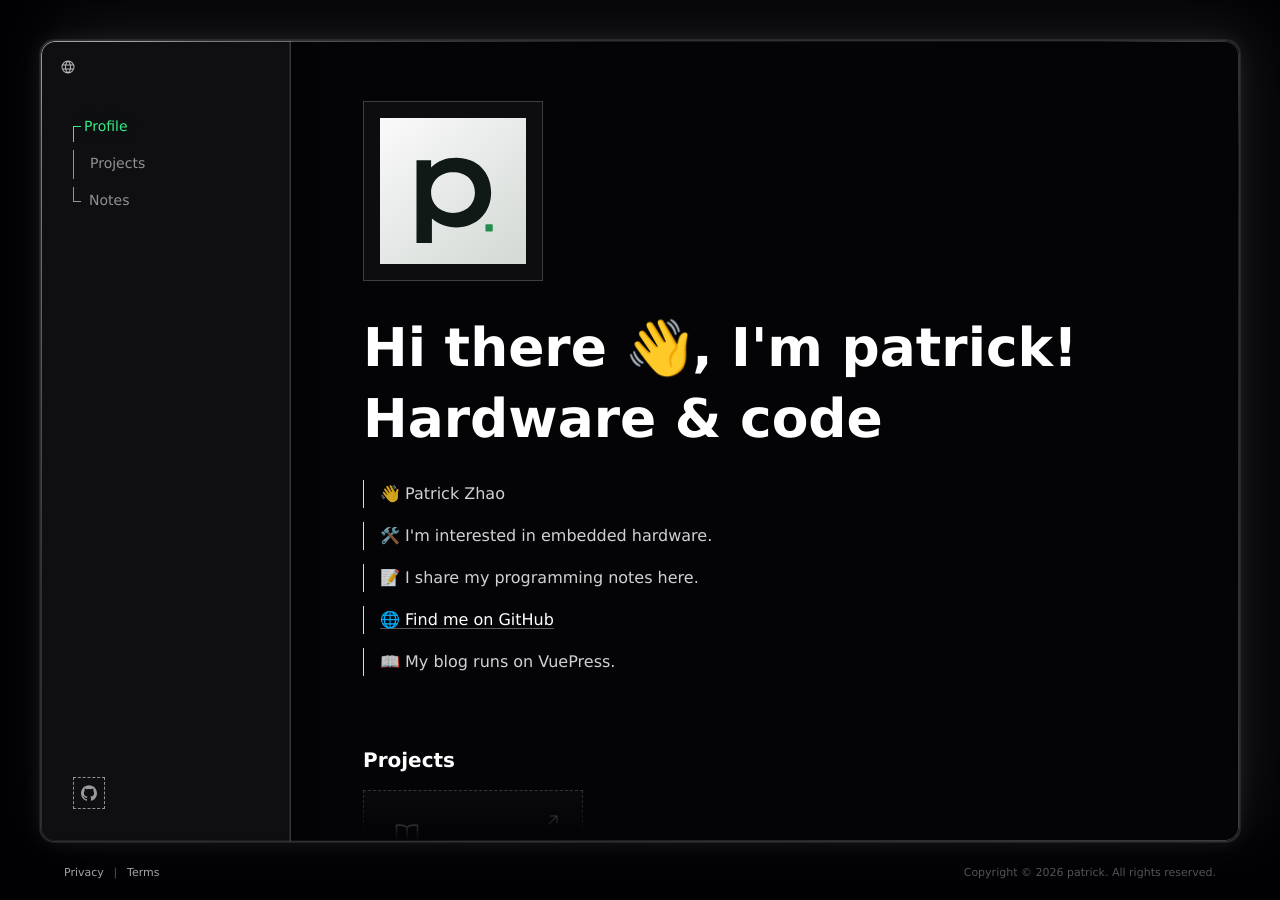
<file: index.html>
<!DOCTYPE html>
<html dir="ltr" lang="en-US">
 <head>
  <meta charset="utf-8"/>
  <meta content="width=device-width, initial-scale=1, viewport-fit=cover" name="viewport"/>
  <meta content="#020205" name="theme-color"/>
  <meta content="Patrick Zhao’s projects and notes on software and embedded hardware." name="description"/>
  <title>
   Hi there 👋, I'm patrick!
  </title>
  <link href="assets/patrick.svg" rel="icon"/>
  <link href="styles.css" rel="stylesheet"/>
  <script defer="" src="config.js">
  </script>
  <script defer="" src="languages.js">
  </script>
  <script defer="" src="app.js">
  </script>
  <script defer="" src="starfield.js">
  </script>
 </head>
 <body>
  <div class="profile-reference-root">
   <main aria-label="patrick" class="patrick-page">
    <div aria-hidden="true" class="starfield">
     <div class="starfield-renderer">
     </div>
     <div class="starfield-big-bang-blackout">
     </div>
    </div>
    <section aria-label="Profile panel" class="profile-panel-shell">
     <div class="profile-language-picker">
      <div class="core-ui-preference-picker" data-preference="language">
       <button aria-busy="false" aria-controls="profile-language-dialog" aria-expanded="false" aria-haspopup="dialog" aria-label="Switch language: English" class="profile-language-trigger" data-locale="en-US" data-press-size="compact" id="profile-language-trigger" type="button">
        <span class="core-ui-preference-icon">
         <svg aria-hidden="true" fill="currentColor" focusable="false" height="1em" viewBox="0 0 256 256" width="1em" xmlns="http://www.w3.org/2000/svg">
          <path d="M128,24h0A104,104,0,1,0,232,128,104.12,104.12,0,0,0,128,24Zm88,104a87.61,87.61,0,0,1-3.33,24H174.16a157.44,157.44,0,0,0,0-48h38.51A87.61,87.61,0,0,1,216,128ZM102,168H154a115.11,115.11,0,0,1-26,45A115.27,115.27,0,0,1,102,168Zm-3.9-16a140.84,140.84,0,0,1,0-48h59.88a140.84,140.84,0,0,1,0,48ZM40,128a87.61,87.61,0,0,1,3.33-24H81.84a157.44,157.44,0,0,0,0,48H43.33A87.61,87.61,0,0,1,40,128ZM154,88H102a115.11,115.11,0,0,1,26-45A115.27,115.27,0,0,1,154,88Zm52.33,0H170.71a135.28,135.28,0,0,0-22.3-45.6A88.29,88.29,0,0,1,206.37,88ZM107.59,42.4A135.28,135.28,0,0,0,85.29,88H49.63A88.29,88.29,0,0,1,107.59,42.4ZM49.63,168H85.29a135.28,135.28,0,0,0,22.3,45.6A88.29,88.29,0,0,1,49.63,168Zm98.78,45.6a135.28,135.28,0,0,0,22.3-45.6h35.66A88.29,88.29,0,0,1,148.41,213.6Z">
          </path>
         </svg>
        </span>
       </button>
       <div aria-hidden="true" aria-labelledby="profile-language-trigger" class="core-ui-anchored-dialog core-ui-preference-dialog core-ui-preference-dialog-searchable" data-arrow-alignment="start" data-open="false" data-placement="bottom-start" data-show-arrow="true" id="profile-language-dialog" inert="" role="dialog" style="--core-ui-anchored-dialog-max-height:min(360px, 60dvh, 360px)">
        <div class="core-ui-anchored-dialog-material">
         <div class="core-ui-anchored-dialog-surface">
          <div class="core-ui-preference-search-field">
           <input aria-label="Search languages" class="core-ui-preference-search" dir="auto" id="profile-language-search" placeholder="Search languages" type="search" value=""/>
           <button aria-controls="profile-language-search" aria-label="Clear" class="core-ui-preference-search-clear" hidden="" type="button">
            <svg aria-hidden="true" class="remixicon" fill="currentColor" height="24" viewBox="0 0 24 24" width="24" xmlns="http://www.w3.org/2000/svg">
             <path d="M12 22C6.47715 22 2 17.5228 2 12C2 6.47715 6.47715 2 12 2C17.5228 2 22 6.47715 22 12C22 17.5228 17.5228 22 12 22ZM12 10.5858L9.17157 7.75736L7.75736 9.17157L10.5858 12L7.75736 14.8284L9.17157 16.2426L12 13.4142L14.8284 16.2426L16.2426 14.8284L13.4142 12L16.2426 9.17157L14.8284 7.75736L12 10.5858Z">
             </path>
            </svg>
           </button>
          </div>
          <div aria-busy="false" aria-label="Language" class="core-ui-preference-list" id="profile-language-listbox" role="listbox">
          </div>
         </div>
         <svg aria-hidden="true" class="core-ui-anchored-dialog-contour" preserveAspectRatio="none">
          <path>
          </path>
         </svg>
        </div>
       </div>
      </div>
     </div>
     <nav aria-label="Profile menu" class="profile-panel-menu nav-02" id="uni-navigation-bar">
      <ul aria-label="Profile sections" class="profile-menu-list">
       <li>
        <a aria-current="page" class="profile-menu-link profile-menu-link-active" href="#profile">
         <span>
          Profile
         </span>
        </a>
       </li>
       <li>
        <a class="profile-menu-link" href="#my-projects">
         <span>
          Projects
         </span>
         <svg aria-hidden="true" fill="currentColor" height="1em" viewBox="0 0 256 256" width="1em" xmlns="http://www.w3.org/2000/svg">
          <path d="M221.66,133.66l-72,72a8,8,0,0,1-11.32-11.32L196.69,136H40a8,8,0,0,1,0-16H196.69L138.34,61.66a8,8,0,0,1,11.32-11.32l72,72A8,8,0,0,1,221.66,133.66Z">
          </path>
         </svg>
        </a>
       </li>
       <li>
        <a class="profile-menu-link" href="#blog">
         <span>
          Notes
         </span>
         <svg aria-hidden="true" fill="currentColor" height="1em" viewBox="0 0 256 256" width="1em" xmlns="http://www.w3.org/2000/svg">
          <path d="M221.66,133.66l-72,72a8,8,0,0,1-11.32-11.32L196.69,136H40a8,8,0,0,1,0-16H196.69L138.34,61.66a8,8,0,0,1,11.32-11.32l72,72A8,8,0,0,1,221.66,133.66Z">
          </path>
         </svg>
        </a>
       </li>
      </ul>
      <div aria-label="Social links" class="profile-social-block" id="social-links">
       <ul class="profile-social-list">
        <li>
         <a aria-label="Patrick Zhao on GitHub" class="profile-social-button" data-network="github" href="https://github.com/Pigwithconcussion" rel="noopener noreferrer" target="_blank">
          <svg aria-hidden="true" viewBox="0 0 24 24">
           <path d="M12 .297c-6.63 0-12 5.373-12 12 0 5.303 3.438 9.8 8.205 11.385.6.113.82-.258.82-.577 0-.285-.01-1.04-.015-2.04-3.338.724-4.042-1.61-4.042-1.61C4.422 18.07 3.633 17.7 3.633 17.7c-1.087-.744.084-.729.084-.729 1.205.084 1.838 1.236 1.838 1.236 1.07 1.835 2.809 1.305 3.495.998.108-.776.417-1.305.76-1.605-2.665-.3-5.466-1.332-5.466-5.93 0-1.31.465-2.38 1.235-3.22-.135-.303-.54-1.523.105-3.176 0 0 1.005-.322 3.3 1.23.96-.267 1.98-.399 3-.405 1.02.006 2.04.138 3 .405 2.28-1.552 3.285-1.23 3.285-1.23.645 1.653.24 2.873.12 3.176.765.84 1.23 1.91 1.23 3.22 0 4.61-2.805 5.625-5.475 5.92.42.36.81 1.096.81 2.22 0 1.606-.015 2.896-.015 3.286 0 .315.21.69.825.57C20.565 22.092 24 17.592 24 12.297c0-6.627-5.373-12-12-12">
           </path>
          </svg>
         </a>
        </li>
       </ul>
      </div>
     </nav>
     <article aria-labelledby="profile-title" class="profile-panel-content" id="profile">
      <div class="profile-hero-avatar-shell profile-hero-avatar-shell-visible">
       <img alt="patrick" class="profile-hero-avatar" height="180" src="assets/patrick.svg" width="180"/>
       <span aria-hidden="true" class="profile-avatar-focus-frame">
        <span class="profile-avatar-focus-corner profile-avatar-focus-corner-top-left">
        </span>
        <span class="profile-avatar-focus-corner profile-avatar-focus-corner-top-right">
        </span>
        <span class="profile-avatar-focus-corner profile-avatar-focus-corner-bottom-left">
        </span>
        <span class="profile-avatar-focus-corner profile-avatar-focus-corner-bottom-right">
        </span>
       </span>
       <span aria-hidden="true" class="profile-avatar-focus-scan">
       </span>
      </div>
      <h1 class="profile-hero-title" id="profile-title">
       <span class="profile-hero-title-blur">
        Hi there 👋, I'm patrick!
       </span>
       <span class="profile-hero-tagline profile-hero-tagline-visible">
        Hardware &amp; code
       </span>
      </h1>
      <div aria-label="Profile introduction" class="profile-hero-bio profile-hero-bio-visible">
       <p>
        <span class="profile-bio-scramble">
         👋 Patrick Zhao
        </span>
       </p>
       <p>
        <span class="profile-bio-scramble">
         🛠️ I'm interested in embedded hardware.
        </span>
       </p>
       <p>
        <span class="profile-bio-scramble">
         📝 I share my programming notes here.
        </span>
       </p>
       <p>
        <span class="profile-bio-scramble">
         🌐 Find me on GitHub
        </span>
       </p>
       <div class="profile-bio-line profile-fun-fact-line">
        <span class="profile-bio-scramble">
         📖 My blog runs on VuePress.
        </span>
       </div>
      </div>
      <section aria-label="Projects" class="profile-projects-section profile-projects-section-visible" id="my-projects">
       <section aria-label="Projects" class="profile-project-group">
        <h2 class="profile-section-heading">
         Projects
        </h2>
        <ul class="profile-project-list">
         <li class="profile-project-item">
          <a aria-label="Patrick’s Blog — My personal blog, built with VuePress." class="profile-project-card profile-project-card-link" href="https://github.com/Pigwithconcussion/Blog" rel="noopener noreferrer" target="_blank">
           <span aria-hidden="true" class="profile-project-image-box">
            <svg fill="none" height="32" stroke="currentColor" stroke-linecap="round" stroke-linejoin="round" stroke-width="1.5" viewBox="0 0 24 24" width="32">
             <path d="M12 6C9 4 6.5 4 3 4.5v13c3.5-.5 6-.5 9 1.5m0-13c3-2 5.5-2 9-1.5v13c-3.5-.5-6-.5-9 1.5m0-13v13">
             </path>
            </svg>
           </span>
           <span class="profile-project-text-box">
            <span class="profile-project-heading-row">
             <span class="profile-project-title">
              Patrick’s Blog
             </span>
            </span>
            <span class="profile-project-description">
             My personal blog, built with VuePress.
            </span>
           </span>
           <span aria-hidden="true" class="profile-project-arrow">
            <svg aria-hidden="true" fill="currentColor" height="1em" viewBox="0 0 256 256" width="1em" xmlns="http://www.w3.org/2000/svg">
             <path d="M200,64V168a8,8,0,0,1-16,0V83.31L69.66,197.66a8,8,0,0,1-11.32-11.32L172.69,72H88a8,8,0,0,1,0-16H192A8,8,0,0,1,200,64Z">
             </path>
            </svg>
           </span>
          </a>
         </li>
        </ul>
       </section>
       <section aria-label="Hardware reading" class="profile-project-group">
        <h2 class="profile-section-heading">
         Hardware reading
        </h2>
        <ul class="profile-project-list">
         <li class="profile-project-item">
          <a aria-label="DuBand — My fork of Baidu’s open-source wearable project, kept for reference." class="profile-project-card profile-project-card-link" href="https://github.com/Pigwithconcussion/duband" rel="noopener noreferrer" target="_blank">
           <span aria-hidden="true" class="profile-project-image-box">
            <svg fill="none" height="32" stroke="currentColor" stroke-linecap="round" stroke-linejoin="round" stroke-width="1.5" viewBox="0 0 24 24" width="32">
             <rect height="11" rx="3" width="12" x="6" y="6.5">
             </rect>
             <path d="m9 6.5 1-4h4l1 4m-6 11 1 4h4l1-4M9 12h2l1-2 1 4 1-2h1">
             </path>
            </svg>
           </span>
           <span class="profile-project-text-box">
            <span class="profile-project-heading-row">
             <span class="profile-project-title">
              DuBand
             </span>
            </span>
            <span class="profile-project-description">
             My fork of Baidu’s open-source wearable project, kept for reference.
            </span>
           </span>
           <span aria-hidden="true" class="profile-project-arrow">
            <svg aria-hidden="true" fill="currentColor" height="1em" viewBox="0 0 256 256" width="1em" xmlns="http://www.w3.org/2000/svg">
             <path d="M200,64V168a8,8,0,0,1-16,0V83.31L69.66,197.66a8,8,0,0,1-11.32-11.32L172.69,72H88a8,8,0,0,1,0-16H192A8,8,0,0,1,200,64Z">
             </path>
            </svg>
           </span>
          </a>
         </li>
        </ul>
       </section>
      </section>
      <section aria-label="Notes" class="profile-blog-section profile-blog-section-visible" id="blog">
       <h2 class="profile-section-heading">
        Notes
       </h2>
       <ul class="profile-project-list profile-blog-list">
        <li class="profile-project-item">
         <a aria-label="CountUp in Vue" class="profile-blog-card" data-note-art="counter" href="https://github.com/Pigwithconcussion/Blog/blob/main/docs/countup.md" rel="noopener noreferrer" target="_blank">
          <span aria-hidden="true" class="note-graphic">
           0 → 2022
          </span>
          <span class="profile-blog-content">
           <span class="profile-blog-title">
            CountUp in Vue
           </span>
           <span class="profile-blog-description">
            Set the target value of a counter in a Vue component.
           </span>
          </span>
          <span aria-hidden="true" class="profile-blog-arrow">
           <svg aria-hidden="true" fill="currentColor" height="1em" viewBox="0 0 256 256" width="1em" xmlns="http://www.w3.org/2000/svg">
            <path d="M200,64V168a8,8,0,0,1-16,0V83.31L69.66,197.66a8,8,0,0,1-11.32-11.32L172.69,72H88a8,8,0,0,1,0-16H192A8,8,0,0,1,200,64Z">
            </path>
           </svg>
          </span>
         </a>
        </li>
        <li class="profile-project-item">
         <a aria-label="About me" class="profile-blog-card" data-note-art="about" href="https://github.com/Pigwithconcussion/Blog/blob/main/docs/about.md" rel="noopener noreferrer" target="_blank">
          <span aria-hidden="true" class="note-graphic">
           p.
          </span>
          <span class="profile-blog-content">
           <span class="profile-blog-title">
            About me
           </span>
           <span class="profile-blog-description">
            A brief introduction to Patrick Zhao.
           </span>
          </span>
          <span aria-hidden="true" class="profile-blog-arrow">
           <svg aria-hidden="true" fill="currentColor" height="1em" viewBox="0 0 256 256" width="1em" xmlns="http://www.w3.org/2000/svg">
            <path d="M200,64V168a8,8,0,0,1-16,0V83.31L69.66,197.66a8,8,0,0,1-11.32-11.32L172.69,72H88a8,8,0,0,1,0-16H192A8,8,0,0,1,200,64Z">
            </path>
           </svg>
          </span>
         </a>
        </li>
       </ul>
      </section>
     </article>
    </section>
    <footer aria-label="Legal information" class="legal-footer">
     <nav aria-label="Legal information" class="legal-footer-links">
      <a data-notice="privacy" href="#privacy">
       Privacy
      </a>
      <span aria-hidden="true">
       ❘
      </span>
      <a data-notice="terms" href="#terms">
       Terms
      </a>
     </nav>
     <p class="legal-footer-note">
      Copyright © 2026 patrick. All rights reserved.
     </p>
    </footer>
   </main>
  </div>
  <dialog aria-labelledby="notice-title" id="site-notice">
   <form method="dialog">
    <button aria-label="Close" type="submit">
     ×
    </button>
   </form>
   <h2 id="notice-title">
   </h2>
   <p id="notice-body">
   </p>
  </dialog>
 </body>
</html>
</file>
<file: styles.css>
.patrick-page {
  position: relative;
  height: 100dvh;
  padding: 40px 0 calc(10px + env(safe-area-inset-bottom));
  box-sizing: border-box;
  display: flex;
  flex-direction: column;
  align-items: center;
  overflow: hidden;
  background: #020205;
  color: #ffffff;
}
.profile-reference-root {
  min-height: 100dvh;
  background: #020205;
  --profile-selected-green: #3aeb84;
  --profile-selected-green-rgb: 58,235,132;
  --profile-selected-green-text: #031108;
  --site-selected-green: var(--profile-selected-green);
  --site-selected-green-selection-text: var(--profile-selected-green-text);
  --site-selected-green-soft: rgba(58,235,132,0.18);
  --site-selected-green-ring: rgba(58,235,132,0.42);
}
.profile-menu-link-active > svg { visibility: hidden; }
.profile-hero-title { overflow-wrap: anywhere; }
.profile-hero-title .profile-hero-title-blur { max-width: 100%; }
#site-notice {
  width: min(380px, calc(100vw - 40px));
  padding: 26px;
  color: #f1f2f3;
  background: #141517;
  border: 1px solid #424449;
  border-radius: 12px;
  box-shadow: 0 18px 64px #0009;
}
#site-notice::backdrop { background: #0009; }
#site-notice form { float: inline-end; }
#site-notice button {
  width: 32px;
  height: 32px;
  border: 1px solid #555;
  border-radius: 5px;
  color: inherit;
  background: transparent;
  cursor: pointer;
  font-size: 20px;
}
#site-notice h2 { margin: 0; font-size: 21px; }
#site-notice p { margin: 18px 0 0; line-height: 1.6; color: #c9ccd0; }
.profile-reference-root-mobile-static,.profile-reference-root-mobile-static .patrick-page,.patrick-page.mobile-static-background {
  background: #000000;
}
.profile-hero-title span::selection,.profile-reference-root ::selection,.profile-reference-root::selection {
  background: var(--profile-selected-green);
  color: var(--profile-selected-green-text);
  text-shadow: none;
}
.profile-hero-title span::-moz-selection,.profile-reference-root ::-moz-selection,.profile-reference-root::-moz-selection {
  background: var(--profile-selected-green);
  color: var(--profile-selected-green-text);
  text-shadow: none;
}
.starfield {
  position: fixed;
  inset: 0;
  width: 100vw;
  height: 100dvh;
  background: #020205;
  touch-action: none;
}
.starfield-renderer {
  position: absolute;
  inset: 0;
}
.starfield canvas {
  width: 100%;
  height: 100%;
  display: block;
}
.profile-panel-shell {
  --profile-panel-outline-shadow: rgba(255,255,255,0.08);
  --profile-panel-edge-shadow: rgba(255,255,255,0.08);
  --profile-panel-corner-shadow: rgba(255,255,255,0.08);
  --profile-panel-edge-light-opacity: 1;
  --profile-panel-corner-left-light: rgba(255,255,255,0.32);
  --profile-panel-corner-right-light: rgba(255,255,255,0.24);
  --profile-panel-line-start: rgba(255,255,255,0.52);
  --profile-panel-line-mid: rgba(255,255,255,0.09);
  --profile-panel-line-low: rgba(255,255,255,0.05);
  --profile-panel-line-end: rgba(255,255,255,0.24);
  position: relative;
  z-index: 2;
  width: min(1400px,calc(100vw - 80px));
  flex: 1 1;
  min-height: 0;
  margin: 0 auto;
  display: grid;
  grid-template-columns: 250px minmax(0,1fr);
  grid-template-rows: minmax(0,1fr);
  overflow: hidden;
  border: 1px solid rgba(255,255,255,.18);
  border-radius: 14px;
  background: rgba(255,255,255,.012);
  box-shadow: 0 0 0 1px var(--profile-panel-outline-shadow),0 0 22px var(--profile-panel-edge-shadow),18px -18px 64px var(--profile-panel-corner-shadow),0 26px 90px rgba(0,0,0,.42);
  -webkit-backdrop-filter: blur(4px) saturate(120%) brightness(.88);
  backdrop-filter: blur(4px) saturate(120%) brightness(.88);
  opacity: 0;
  transform: translateZ(0) scale(.22);
  transform-origin: center center;
  backface-visibility: hidden;
  animation: profile-panel-big-bang-reveal 1.16s cubic-bezier(.18,.72,.16,1) 1.2s both,profile-panel-glow-settle .36s ease-out 2.36s both;
}
.profile-panel-shell:before {
  position: absolute;
  inset: 0;
  z-index: 3;
  padding: 1px;
  border-radius: inherit;
  background: radial-gradient(circle at 6% 4%,var(--profile-panel-corner-left-light),transparent 7%),radial-gradient(circle at 96% 3%,var(--profile-panel-corner-right-light),transparent 7%),linear-gradient(135deg,var(--profile-panel-line-start),var(--profile-panel-line-mid) 28%,var(--profile-panel-line-low) 56%,var(--profile-panel-line-end));
  pointer-events: none;
  content: "";
  opacity: 0;
  animation: profile-panel-edge-light-settle .32s ease-out 2.42s both;
  -webkit-mask: linear-gradient(#000 0 0) content-box,linear-gradient(#000 0 0);
  mask: linear-gradient(#000 0 0) content-box,linear-gradient(#000 0 0);
  -webkit-mask-composite: xor;
  mask-composite: exclude;
}
.profile-panel-menu {
  position: relative;
  min-width: 0;
  min-height: 0;
  padding: 72px 32px 32px;
  display: flex;
  flex-direction: column;
  align-items: flex-start;
  justify-content: flex-start;
  gap: 56px;
  border-right: 1px solid rgba(255,255,255,.16);
  background: rgba(255,255,255,.045);
  box-shadow: inset 1px 0 rgba(255,255,255,.055),inset -1px 0 rgba(255,255,255,.08),inset 0 1px rgba(255,255,255,.1),8px 0 24px rgba(0,0,0,.055);
}
.profile-language-picker {
  --core-ui-preference-text: #f2f2f2;
  --core-ui-preference-muted: rgba(242,242,242,0.68);
  --core-ui-preference-hover: #343434;
  --core-ui-preference-search-background: #222222;
  --core-ui-anchored-dialog-material: rgb(38 38 38/76%);
  --core-ui-anchored-dialog-reduced-transparency-material: rgb(38 38 38/98%);
  --core-ui-anchored-dialog-outline: rgb(255 255 255/14%);
  --core-ui-anchored-dialog-shadow-near: rgb(0 0 0/22%);
  --core-ui-anchored-dialog-shadow-far: rgb(0 0 0/32%);
  --core-ui-anchored-dialog-text: #f2f2f2;
  --core-ui-anchored-dialog-muted: #b8b8b8;
  --core-ui-anchored-dialog-focus-background: rgb(255 255 255/8%);
  --core-ui-anchored-dialog-hover-background: rgb(255 255 255/8%);
  --core-ui-anchored-dialog-active-background: rgb(255 255 255/13%);
  position: absolute;
  top: 12px;
  inset-inline-start: 9px;
  z-index: 5;
  width: 36px;
  height: 28px;
}
.profile-language-trigger {
  --profile-language-icon-filter: none;
  --profile-language-icon-active-filter: drop-shadow(0 0 3px rgba(var(--profile-selected-green-rgb),0.64)) drop-shadow(0 0 8px rgba(var(--profile-selected-green-rgb),0.28));
  width: 36px;
  height: 28px;
  padding: 0;
  display: inline-flex;
  align-items: center;
  justify-content: center;
  border: 0;
  background: transparent;
  color: rgba(255,255,255,.72);
  cursor: pointer;
  -webkit-tap-highlight-color: transparent;
  transition: color .18s ease,opacity .18s ease,transform var(--press-motion-duration) var(--press-motion-easing);
}
.profile-language-trigger .core-ui-preference-icon,.profile-language-trigger svg {
  width: 16px;
  height: 16px;
  display: block;
  filter: var(--profile-language-icon-filter);
  transition: filter .18s ease;
}
.profile-language-trigger:focus {
  outline: none;
}
.profile-language-trigger:focus-visible {
  color: rgba(255,255,255,.96);
}
.profile-language-trigger.is-open {
  --profile-language-icon-filter: var(--profile-language-icon-active-filter);
  color: var(--site-selected-green);
}
.profile-menu-list {
  display: flex;
  flex-direction: column;
  align-items: flex-start;
  gap: 8px;
  list-style: none;
}
.profile-menu-list,.profile-menu-list li {
  width: 100%;
  margin: 0;
  padding: 0;
}
.profile-menu-link {
  position: relative;
  width: 100%;
  min-height: 0;
  padding: 6px 0 6px 16px;
  display: flex;
  align-items: center;
  justify-content: space-between;
  gap: 10px;
  border: 0;
  border-left: 1px solid rgba(255,255,255,.92);
  border-radius: 0;
  background: transparent;
  box-shadow: none;
  color: rgba(255,255,255,.9);
  opacity: .6;
  text-align: start;
  text-decoration: none;
  font-size: 14px;
  font-weight: 400;
  line-height: 1.2;
  transition: color .24s ease,opacity .24s ease,border-color .24s ease;
}
.profile-menu-list li:first-child .profile-menu-link,.profile-menu-list li:last-child .profile-menu-link {
  border-left: 0;
}
.profile-menu-list li:first-child .profile-menu-link:before,.profile-menu-list li:last-child .profile-menu-link:before {
  position: absolute;
  left: 0;
  width: 1px;
  height: 50%;
  background: rgba(255,255,255,.92);
  content: "";
}
.profile-menu-list li:first-child .profile-menu-link:before {
  bottom: 0;
}
.profile-menu-list li:last-child .profile-menu-link:before {
  top: 0;
}
.profile-menu-list li:first-child .profile-menu-link:after,.profile-menu-list li:last-child .profile-menu-link:after {
  position: absolute;
  left: 0;
  width: 8px;
  height: 1px;
  background: rgba(255,255,255,.92);
  content: "";
}
.profile-menu-list li:first-child .profile-menu-link:after {
  bottom: 50%;
}
.profile-menu-list li:last-child .profile-menu-link:after {
  top: 50%;
}
.profile-menu-link>span {
  min-width: 0;
  overflow-wrap: anywhere;
  transform: translateX(0);
  transition: transform .24s ease;
}
.profile-menu-link-active,.profile-menu-link:focus-visible {
  border-left-color: var(--site-selected-green);
  color: var(--site-selected-green);
  opacity: 1;
  text-shadow: 0 0 18px var(--site-selected-green-soft);
}
.profile-menu-link-active>span,.profile-menu-link:focus-visible>span {
  transform: translateX(-5px);
}
.profile-menu-list li:first-child .profile-menu-link-active:after,.profile-menu-list li:first-child .profile-menu-link-active:before,.profile-menu-list li:first-child .profile-menu-link:focus-visible:after,.profile-menu-list li:first-child .profile-menu-link:focus-visible:before,.profile-menu-list li:last-child .profile-menu-link-active:after,.profile-menu-list li:last-child .profile-menu-link-active:before,.profile-menu-list li:last-child .profile-menu-link:focus-visible:after,.profile-menu-list li:last-child .profile-menu-link:focus-visible:before {
  background: var(--site-selected-green);
}
.profile-menu-link:focus-visible {
  outline: none;
}
.profile-menu-link svg {
  width: 13px;
  height: 13px;
  flex: 0 0 auto;
  opacity: 0;
  transition: opacity .24s ease;
}
.profile-menu-link-active svg,.profile-menu-link:focus-visible svg {
  opacity: .82;
}
@media (hover:hover) and (pointer:fine) {
  .profile-menu-link:hover {
    border-left-color: var(--site-selected-green);
    color: var(--site-selected-green);
    opacity: 1;
    text-shadow: 0 0 18px var(--site-selected-green-soft);
  }
  .profile-menu-link:hover>span {
    transform: translateX(-5px);
  }
  .profile-menu-list li:first-child .profile-menu-link:hover:after,.profile-menu-list li:first-child .profile-menu-link:hover:before,.profile-menu-list li:last-child .profile-menu-link:hover:after,.profile-menu-list li:last-child .profile-menu-link:hover:before {
    background: var(--site-selected-green);
  }
  .profile-menu-link:hover svg {
    opacity: .82;
  }
}
.profile-social-block {
  width: 100%;
  margin-top: auto;
}
.profile-social-list {
  margin: 0;
  padding: 0;
  display: flex;
  align-items: center;
  gap: 14px;
  list-style: none;
}
.profile-social-button {
  width: 32px;
  height: 32px;
  padding: 0;
  display: inline-flex;
  align-items: center;
  justify-content: center;
  border: 1px dashed rgba(255,255,255,.55);
  border-radius: 0;
  background: transparent;
  color: rgba(255,255,255,.58);
  cursor: pointer;
  text-decoration: none;
  transition: background .18s ease,border-color .18s ease,box-shadow .18s ease,color .18s ease,opacity .18s ease,transform .18s ease;
}
.profile-social-button:focus-visible {
  border-color: var(--site-selected-green);
  background: var(--site-selected-green-soft);
  color: var(--site-selected-green);
  box-shadow: 0 0 18px var(--site-selected-green-soft);
  opacity: 1;
}
.profile-social-button:focus-visible {
  outline: 2px solid var(--site-selected-green-ring);
  outline-offset: 3px;
}
@media (hover:hover) and (pointer:fine) {
  .profile-language-trigger:hover,.profile-social-button:hover {
    color: var(--site-selected-green);
    opacity: 1;
  }
  .profile-language-trigger:hover {
    --profile-language-icon-filter: var(--profile-language-icon-active-filter);
  }
  .profile-social-button:hover {
    border-color: var(--site-selected-green);
    background: var(--site-selected-green-soft);
    box-shadow: 0 0 18px var(--site-selected-green-soft);
  }
}
.profile-social-button:active {
  border-color: var(--site-selected-green);
  background: rgba(58,235,132,.24);
  color: var(--site-selected-green);
  transform: translateY(1px);
}
.profile-social-button svg {
  width: 16px;
  height: 16px;
  display: block;
  fill: currentColor;
}
.profile-social-button svg.profile-social-icon-x {
  width: 12px;
  height: 12px;
}
.profile-panel-content {
  position: relative;
  --profile-focus-duration: 1480ms;
  --profile-focus-easing: cubic-bezier(0.19,0.82,0.18,1);
  --profile-panel-scroll-mask-top: 76px;
  --profile-panel-scroll-mask-bottom: 76px;
  --profile-panel-scroll-mask-edge-stop: 8px;
  --profile-panel-scroll-mask-soft-stop: 28px;
  --profile-panel-scroll-mask-hard-stop: 56px;
  --profile-panel-scroll-mask-current-top: 0px;
  --profile-panel-scroll-mask-current-edge-stop: 0px;
  --profile-panel-scroll-mask-current-soft-stop: 0px;
  --profile-panel-scroll-mask-current-hard-stop: 0px;
  min-width: 0;
  min-height: 0;
  padding: 60px 72px 56px;
  display: flex;
  flex-direction: column;
  align-items: flex-start;
  overflow: auto;
  scroll-padding: var(--profile-panel-scroll-mask-top) 0 var(--profile-panel-scroll-mask-bottom);
  scrollbar-width: none;
  color: #ffffff;
  -webkit-mask-image: linear-gradient(to bottom,transparent 0,rgba(0,0,0,.08) var(--profile-panel-scroll-mask-current-edge-stop),rgba(0,0,0,.36) var(--profile-panel-scroll-mask-current-soft-stop),rgba(0,0,0,.82) var(--profile-panel-scroll-mask-current-hard-stop),#000000 var(--profile-panel-scroll-mask-current-top),#000000 calc(100% - var(--profile-panel-scroll-mask-bottom)),rgba(0,0,0,.82) calc(100% - var(--profile-panel-scroll-mask-hard-stop)),rgba(0,0,0,.36) calc(100% - var(--profile-panel-scroll-mask-soft-stop)),rgba(0,0,0,.08) calc(100% - var(--profile-panel-scroll-mask-edge-stop)),transparent 100%);
  mask-image: linear-gradient(to bottom,transparent 0,rgba(0,0,0,.08) var(--profile-panel-scroll-mask-current-edge-stop),rgba(0,0,0,.36) var(--profile-panel-scroll-mask-current-soft-stop),rgba(0,0,0,.82) var(--profile-panel-scroll-mask-current-hard-stop),#000000 var(--profile-panel-scroll-mask-current-top),#000000 calc(100% - var(--profile-panel-scroll-mask-bottom)),rgba(0,0,0,.82) calc(100% - var(--profile-panel-scroll-mask-hard-stop)),rgba(0,0,0,.36) calc(100% - var(--profile-panel-scroll-mask-soft-stop)),rgba(0,0,0,.08) calc(100% - var(--profile-panel-scroll-mask-edge-stop)),transparent 100%);
  -webkit-mask-repeat: no-repeat;
  mask-repeat: no-repeat;
  -webkit-mask-size: 100% 100%;
  mask-size: 100% 100%;
}
.profile-panel-content-scrolled {
  --profile-panel-scroll-mask-current-top: var(--profile-panel-scroll-mask-top);
  --profile-panel-scroll-mask-current-edge-stop: var(--profile-panel-scroll-mask-edge-stop);
  --profile-panel-scroll-mask-current-soft-stop: var(--profile-panel-scroll-mask-soft-stop);
  --profile-panel-scroll-mask-current-hard-stop: var(--profile-panel-scroll-mask-hard-stop);
}
.profile-panel-content::-webkit-scrollbar {
  display: none;
}
.patrick-page>.legal-footer {
  --card-border: rgba(255,255,255,0.16);
  --muted-color: rgba(255,255,255,0.32);
  position: relative;
  z-index: 2;
  width: min(1400px,calc(100vw - 80px));
  min-height: 34px;
  flex-shrink: 0;
  margin: 14px auto 0;
  padding: 2px 24px calc(2px + env(safe-area-inset-bottom));
  border-top: 0;
  font-size: 11px;
  opacity: 0;
  transform: translateY(8px);
  animation: profile-footer-reveal 1.16s cubic-bezier(.18,.72,.16,1) 1.2s both;
  will-change: opacity,transform;
}
.patrick-page>.legal-footer .legal-footer-note {
  margin: 1px 0;
  line-height: 1.35;
}
.profile-hero-avatar-shell {
  position: relative;
  width: 180px;
  height: 180px;
  flex-shrink: 0;
  margin-bottom: 32px;
  opacity: 0;
  filter: blur(12px);
  transform: translateY(16px) scale(.96);
}
.profile-hero-avatar-shell-visible {
  animation: profile-avatar-now-you-see-me 1.25s cubic-bezier(.19,.82,.18,1) both;
}
.profile-hero-avatar {
  width: 100%;
  height: 100%;
  padding: 16px;
  display: block;
  box-sizing: border-box;
  border: 1px solid rgba(255,255,255,.2);
  border-radius: 0;
  background: rgba(255,255,255,.04);
  box-shadow: none;
  object-fit: cover;
}
.profile-hero-avatar-shell-visible .profile-hero-avatar {
  animation: profile-avatar-border-glow-settle var(--profile-focus-duration) var(--profile-focus-easing) both;
}
.profile-avatar-focus-frame,.profile-avatar-focus-scan {
  position: absolute;
  pointer-events: none;
}
.profile-avatar-focus-frame {
  inset: -12px;
  opacity: 0;
}
.profile-avatar-focus-corner {
  position: absolute;
  width: 30px;
  height: 30px;
  border: 2px solid var(--profile-selected-green);
  filter: drop-shadow(0 0 5px rgba(var(--profile-selected-green-rgb),.95)) drop-shadow(0 0 16px rgba(var(--profile-selected-green-rgb),.56));
}
.profile-avatar-focus-corner-top-left {
  top: 0;
  left: 0;
  border-right: 0;
  border-bottom: 0;
}
.profile-avatar-focus-corner-top-right {
  top: 0;
  right: 0;
  border-bottom: 0;
  border-left: 0;
}
.profile-avatar-focus-corner-bottom-left {
  bottom: 0;
  left: 0;
  border-top: 0;
  border-right: 0;
}
.profile-avatar-focus-corner-bottom-right {
  right: 0;
  bottom: 0;
  border-top: 0;
  border-left: 0;
}
.profile-avatar-focus-scan {
  left: -10px;
  right: -10px;
  top: 50%;
  height: 1px;
  opacity: 0;
  background: linear-gradient(90deg,transparent,rgba(var(--profile-selected-green-rgb),.9),transparent);
  box-shadow: 0 0 14px rgba(var(--profile-selected-green-rgb),.62);
}
.profile-hero-avatar-shell-visible .profile-avatar-focus-frame {
  animation: profile-avatar-focus-lock var(--profile-focus-duration) var(--profile-focus-easing) both;
}
.profile-hero-avatar-shell-visible .profile-avatar-focus-scan {
  animation: profile-avatar-focus-scan 1.18s ease-out both;
}
.profile-hero-title {
  --profile-hero-title-font-size: 56px;
  width: min(100%,760px);
  flex-shrink: 0;
  margin: 0 0 16px;
  color: #ffffff;
  font-size: var(--profile-hero-title-fitted-font-size,var(--profile-hero-title-font-size));
  font-weight: 800;
  line-height: 1.32;
  letter-spacing: 0;
}
.profile-hero-title-blur,.profile-hero-title>span {
  display: block;
  width: max-content;
  font-size: inherit;
  line-height: inherit;
  white-space: nowrap;
}
.profile-hero-title-blur {
  margin: 0;
  padding: 0;
  flex-wrap: nowrap !important;
  font: inherit;
}
.blur-text-segment {
  display: inline-block;
  will-change: transform,filter,opacity;
}
.profile-hero-title-blur>.blur-text-segment {
  flex-shrink: 0;
}
.profile-hero-tagline {
  --profile-tagline-offset: 8px;
  width: fit-content;
  margin-bottom: .18em;
  opacity: 0;
  transform: translateY(var(--profile-tagline-offset));
}
.profile-hero-tagline-visible {
  animation: profile-tagline-reveal var(--profile-focus-duration) var(--profile-focus-easing) both;
}
.profile-hero-bio {
  width: min(100%,640px);
  display: flex;
  flex-direction: column;
  gap: 14px;
  color: rgba(255,255,255,.82);
  font-size: 16px;
  line-height: 1.75;
  opacity: 0;
  pointer-events: none;
  transform: translateY(10px);
  visibility: hidden;
  transition: opacity .42s ease,transform .42s ease,visibility 0s linear .42s;
}
.profile-hero-bio-visible {
  opacity: 1;
  pointer-events: auto;
  transform: translateY(0);
  visibility: visible;
  transition-delay: 0s;
}
.profile-bio-line,.profile-hero-bio p {
  margin: 0;
  padding-left: 16px;
  border-left: 1px solid rgba(255,255,255,.86);
}
.profile-bio-scramble {
  font: inherit;
  white-space: pre-wrap;
}
.profile-fun-fact-line {
  display: inline-flex;
  align-items: center;
  white-space: pre-wrap;
}
.profile-fun-fact-prefix {
  white-space: nowrap;
}
.profile-fun-fact-loop {
  width: 12.5em;
  margin-left: .28em;
  display: inline-grid;
  overflow: hidden;
  contain: layout paint;
  line-height: inherit;
  vertical-align: baseline;
}
.profile-fun-fact-loop:before {
  grid-area: 1/1;
  display: inline-block;
  visibility: hidden;
  white-space: nowrap;
  content: "🚴、🎸、🧗‍♂️ . . .";
}
.profile-fun-fact-loop>div {
  grid-area: 1/1;
  justify-self: start;
  align-self: center;
  transform-origin: left center;
  will-change: transform,filter,opacity;
}
.profile-fun-fact-loop span,.profile-fun-fact-loop>div {
  display: inline-block;
  white-space: nowrap;
}
.profile-hero-bio a {
  color: #ffffff;
  text-decoration: underline;
  text-decoration-color: rgba(255,255,255,.34);
  text-underline-offset: 3px;
  transition: color .18s ease,opacity .18s ease,transform .18s ease,text-decoration-color .18s ease;
}
.profile-hero-bio a:focus-visible,.profile-hero-bio a:hover {
  color: var(--site-selected-green);
  opacity: .9;
  text-decoration-color: var(--site-selected-green);
}
.profile-hero-bio a:focus-visible {
  outline: 2px solid var(--site-selected-green-ring);
  outline-offset: 3px;
}
.profile-blog-section,.profile-projects-section {
  width: min(100%,760px);
  margin-top: 72px;
  opacity: 0;
  pointer-events: none;
  scroll-margin-top: calc(var(--profile-panel-scroll-mask-top, 54px) + 18px);
  transform: translateY(12px);
  visibility: hidden;
  transition: opacity .42s ease,transform .42s ease,visibility 0s linear .42s;
}
.profile-blog-section-visible,.profile-projects-section-visible {
  opacity: 1;
  pointer-events: auto;
  transform: translateY(0);
  visibility: visible;
  transition-delay: 0s;
}
.profile-blog-section,.profile-projects-section {
  width: min(100%,928px);
}
.profile-blog-section {
  flex-shrink: 0;
  min-height: 180px;
}
.profile-blog-card {
  --profile-blog-meta-height: 102px;
  --profile-blog-blur-overhang: 30px;
  position: relative;
  width: 100%;
  aspect-ratio: 1/1;
  display: block;
  overflow: hidden;
  border: 1px dashed rgba(255,255,255,.24);
  background: rgba(255,255,255,.035);
  color: #ffffff;
  text-decoration: none;
  -webkit-tap-highlight-color: transparent;
  contain: paint;
  isolation: isolate;
  transition: background .22s ease,border-color .22s ease,transform .22s ease;
}
.profile-blog-cover-image {
  position: absolute;
  inset: 0;
  z-index: 0;
  width: 100%;
  height: 100%;
  display: block;
  object-fit: cover;
}
.profile-blog-card[data-note-art] {
  background: linear-gradient(150deg, #18302a 0%, #0c1714 62%, #080c0a 100%);
}
.profile-blog-card[data-note-art="about"] {
  background: linear-gradient(150deg, #26343e 0%, #121b21 62%, #0b0f12 100%);
}
.note-graphic {
  display: block;
  padding: 28px 16px 0;
  font: 600 clamp(22px, 2.3vw, 32px)/1.15 ui-monospace, monospace;
  letter-spacing: -.07em;
  color: #84d8b4;
}
[data-note-art="about"] .note-graphic {
  color: #b4d1e4;
  font: 700 44px/1 ui-sans-serif, system-ui, sans-serif;
}
.profile-blog-card .profile-blog-progressive-blur:before {
  background-size: cover;
}
.profile-blog-card .profile-blog-progressive-blur:after {
  background: linear-gradient(180deg,transparent 0,transparent calc(100% - var(--profile-blog-meta-height) - var(--profile-blog-blur-overhang)),rgba(6,8,10,.2) calc(100% - var(--profile-blog-meta-height) + 4px),rgba(6,8,10,.88) 100%);
}
.profile-blog-content {
  position: absolute;
  right: 0;
  bottom: 0;
  left: 0;
  z-index: 2;
  min-height: var(--profile-blog-meta-height);
  min-width: 0;
  padding: 12px;
  display: flex;
  flex-direction: column;
  align-items: flex-start;
  justify-content: flex-end;
}
.profile-blog-title {
  color: rgba(255,255,255,.94);
  font-size: 15px;
  font-weight: 700;
  line-height: 1.4;
  transition: color .18s ease;
}
.profile-blog-description,.profile-blog-title {
  display: -webkit-box;
  overflow: hidden;
  -webkit-box-orient: vertical;
  -webkit-line-clamp: 2;
}
.profile-blog-description {
  margin-top: 6px;
  color: rgba(255,255,255,.72);
  font-size: 11px;
  line-height: 1.45;
}
.profile-blog-arrow {
  position: absolute;
  top: 10px;
  right: 10px;
  z-index: 3;
  width: 24px;
  height: 24px;
  display: inline-flex;
  align-items: center;
  justify-content: center;
  color: #ffffff;
  opacity: .62;
  transition: opacity .22s ease;
}
.profile-blog-arrow svg {
  width: 16px;
  height: 16px;
  transition: transform .22s ease;
}
@media (hover:hover) and (pointer:fine) {
  .profile-blog-card:hover {
    border-color: var(--site-selected-green);
    background: rgba(255,255,255,.025);
    transform: translateY(-2px);
  }
  .profile-blog-card:hover .profile-blog-arrow {
    opacity: 1;
  }
  .profile-blog-card:hover .profile-blog-arrow svg {
    transform: translate(3px,-3px);
  }
}
.profile-blog-card:focus-visible {
  background: rgba(255,255,255,.025);
  transform: translateY(-2px);
}
.profile-blog-card:focus-visible .profile-blog-arrow {
  opacity: 1;
}
.profile-blog-card:focus-visible .profile-blog-arrow svg {
  transform: translate(3px,-3px);
}
.profile-section-heading {
  margin: 0;
  color: #ffffff;
  font-size: 20px;
  font-weight: 700;
  line-height: 1.2;
  letter-spacing: 0;
}
.profile-project-group {
  width: 100%;
}
.profile-project-group+.profile-project-group {
  margin-top: 48px;
}
.profile-project-list {
  --profile-project-card-size: 220px;
  width: 100%;
  margin: 18px 0 0;
  padding: 0;
  display: grid;
  grid-template-columns: repeat(auto-fit,var(--profile-project-card-size));
  gap: 16px;
  justify-content: start;
  list-style: none;
}
.profile-project-item {
  min-width: 0;
  margin: 0;
  padding: 0;
}
.profile-project-card {
  position: relative;
  aspect-ratio: 1/1;
  min-height: 0;
  padding: 18px;
  display: flex;
  flex-direction: column;
  justify-content: flex-end;
  overflow: hidden;
  border: 1px dashed rgba(255,255,255,.24);
  border-radius: 0;
  background: rgba(255,255,255,.035);
  color: #ffffff;
  text-decoration: none;
  transition: background .22s ease,border-color .22s ease;
}
@media (hover:hover) and (pointer:fine) {
  .profile-project-card-link:hover {
    border-color: var(--site-selected-green);
    background: rgba(0,0,0,.08);
  }
}
.profile-project-card-link:focus-visible {
  outline: none;
}
.profile-project-card-link:focus-visible .profile-project-title {
  color: var(--site-selected-green);
  text-decoration: underline;
  text-underline-offset: 3px;
}
.profile-project-image-box {
  position: absolute;
  top: 18px;
  left: 18px;
  width: 50px;
  height: 50px;
  display: flex;
  align-items: center;
  justify-content: center;
  overflow: hidden;
  border-radius: 12px;
}
.profile-project-image-box>svg {
  width: 28px;
  height: 28px;
  color: rgba(255,255,255,.85);
}
.profile-project-image {
  width: 100%;
  height: 100%;
  display: block;
  object-fit: cover;
}
.profile-project-text-box {
  position: absolute;
  right: 18px;
  bottom: 18px;
  left: 18px;
  min-width: 0;
  display: flex;
  flex-direction: column;
  align-items: flex-start;
  justify-content: flex-start;
  gap: 8px;
}
.profile-project-heading-row {
  width: 100%;
  min-width: 0;
  min-height: 20px;
  display: flex;
  align-items: center;
  gap: 10px;
}
.profile-project-title {
  min-width: 0;
  overflow: hidden;
  color: #ffffff;
  font-size: 16px;
  font-weight: 700;
  line-height: 1.15;
  text-overflow: ellipsis;
  white-space: nowrap;
}
.profile-project-version {
  margin-inline-start: auto;
  flex: 0 0 auto;
  color: rgba(255,255,255,.64);
  font-size: 12px;
  font-weight: 400;
  line-height: 20px;
  white-space: nowrap;
}
.profile-project-platform-list {
  position: absolute;
  top: 42%;
  right: 18px;
  left: 18px;
  min-height: 20px;
  display: inline-flex;
  align-items: center;
  flex: 0 0 auto;
  gap: 4px;
}
.profile-project-platform-icon {
  width: 20px;
  height: 20px;
  display: inline-flex;
  align-items: center;
  justify-content: center;
  color: rgba(255,255,255,.64);
}
.profile-project-platform-icon svg {
  width: 17px;
  height: 17px;
  display: block;
}
.profile-project-description {
  color: rgba(255,255,255,.62);
  display: -webkit-box;
  overflow: hidden;
  font-size: 14px;
  font-weight: 400;
  line-height: 1.45;
  -webkit-box-orient: vertical;
  -webkit-line-clamp: 2;
}
.profile-project-arrow {
  position: absolute;
  top: 14px;
  right: 14px;
  width: 30px;
  height: 30px;
  display: inline-flex;
  align-items: center;
  justify-content: center;
  color: #ffffff;
  opacity: .62;
}
.profile-project-arrow svg {
  width: 16px;
  height: 16px;
  transition: transform .22s ease,opacity .22s ease;
}
.profile-project-card-link:focus-visible .profile-project-arrow svg {
  opacity: 1;
  transform: translate(3px,-3px);
}
@media (hover:hover) and (pointer:fine) {
  .profile-project-card-link:hover .profile-project-arrow svg {
    opacity: 1;
    transform: translate(3px,-3px);
  }
}
.profile-blog-progressive-blur {
  position: absolute;
  inset: 0;
  z-index: 1;
  overflow: hidden;
  border-radius: inherit;
  pointer-events: none;
}
.profile-blog-progressive-blur:before {
  background-image: var(--profile-blog-blur-image);
  background-position: 50%;
  background-repeat: no-repeat;
  background-size: 100% 100%;
  filter: blur(16px) saturate(1.06);
  opacity: .96;
  transform: scale(1.04);
  transform-origin: center;
  -webkit-mask-image: linear-gradient(180deg,transparent 0,transparent calc(100% - var(--profile-blog-meta-height) - var(--profile-blog-blur-overhang)),rgba(0,0,0,.18) calc(100% - var(--profile-blog-meta-height) - 4px),rgba(0,0,0,.68) calc(100% - var(--profile-blog-meta-height) + 4px),#000 calc(100% - var(--profile-blog-meta-height) + 12px),#000 100%);
  mask-image: linear-gradient(180deg,transparent 0,transparent calc(100% - var(--profile-blog-meta-height) - var(--profile-blog-blur-overhang)),rgba(0,0,0,.18) calc(100% - var(--profile-blog-meta-height) - 4px),rgba(0,0,0,.68) calc(100% - var(--profile-blog-meta-height) + 4px),#000 calc(100% - var(--profile-blog-meta-height) + 12px),#000 100%);
}
.profile-blog-progressive-blur:after,.profile-blog-progressive-blur:before {
  position: absolute;
  inset: 0;
  border-radius: inherit;
  content: "";
  pointer-events: none;
}
.profile-blog-progressive-blur:after {
  background: linear-gradient(180deg,transparent 0,transparent calc(100% - var(--profile-blog-meta-height) - var(--profile-blog-blur-overhang)),rgba(255,255,255,.018) calc(100% - var(--profile-blog-meta-height) + 4px),rgba(6,8,10,.14) 100%);
}
.starfield-big-bang-blackout {
  position: absolute;
  inset: 0;
  pointer-events: none;
  z-index: 1;
  background: #000000;
  animation: starfield-big-bang-blackout 2.72s linear forwards;
}
@keyframes starfield-big-bang-blackout {
  0%,4.4% {
    opacity: 1;
  }
  20.9%,to {
    opacity: 0;
  }
}
@keyframes profile-panel-big-bang-reveal {
  0% {
    opacity: 0;
    transform: translateZ(0) scale(.22);
  }
  to {
    opacity: 1;
    transform: translateZ(0) scale(1);
  }
}
@keyframes profile-panel-glow-settle {
  0% {
    box-shadow: 0 26px 90px rgba(0,0,0,.42);
  }
  to {
    box-shadow: 0 0 0 1px var(--profile-panel-outline-shadow),0 0 22px var(--profile-panel-edge-shadow),18px -18px 64px var(--profile-panel-corner-shadow),0 26px 90px rgba(0,0,0,.42);
  }
}
@keyframes profile-panel-edge-light-settle {
  0% {
    opacity: 0;
  }
  to {
    opacity: var(--profile-panel-edge-light-opacity);
  }
}
@keyframes profile-footer-reveal {
  0% {
    opacity: 0;
    transform: translateY(8px);
  }
  to {
    opacity: 1;
    transform: translateY(0);
  }
}
@keyframes profile-avatar-now-you-see-me {
  0% {
    opacity: 0;
    filter: blur(14px);
    transform: translateY(18px) scale(.94);
  }
  34% {
    opacity: .78;
    filter: blur(5px);
    transform: translateY(3px) scale(1.01);
  }
  52% {
    opacity: .22;
    filter: blur(10px);
    transform: translateY(0) scale(.985);
  }
  to {
    opacity: 1;
    filter: blur(0);
    transform: translateY(0) scale(1);
  }
}
@keyframes profile-avatar-border-glow-settle {
  0% {
    border-color: rgba(255,255,255,.2);
    box-shadow: none;
  }
  20%,68% {
    border-color: rgba(var(--profile-selected-green-rgb),.58);
    box-shadow: 0 0 8px rgba(var(--profile-selected-green-rgb),.2),0 0 18px rgba(var(--profile-selected-green-rgb),.08),inset 0 0 10px rgba(var(--profile-selected-green-rgb),.04);
  }
  82% {
    border-color: rgba(var(--profile-selected-green-rgb),.34);
    box-shadow: 0 0 5px rgba(var(--profile-selected-green-rgb),.12),0 0 12px rgba(var(--profile-selected-green-rgb),.05),inset 0 0 8px rgba(var(--profile-selected-green-rgb),.03);
  }
  to {
    border-color: rgba(255,255,255,.2);
    box-shadow: none;
  }
}
@keyframes profile-tagline-reveal {
  0%,20% {
    opacity: 0;
    transform: translateY(var(--profile-tagline-offset));
  }
  68%,to {
    opacity: 1;
    transform: translateY(0);
  }
}
@keyframes profile-avatar-focus-lock {
  0% {
    opacity: 0;
    transform: scale(1.18);
  }
  20% {
    opacity: 1;
    transform: scale(.96);
  }
  42% {
    opacity: .42;
    transform: scale(1.05);
  }
  68% {
    opacity: 1;
    transform: scale(.99);
  }
  82% {
    opacity: .82;
    transform: scale(1);
  }
  to {
    opacity: 0;
    transform: scale(1.04);
  }
}
@keyframes profile-avatar-focus-scan {
  0% {
    opacity: 0;
    transform: translateY(-86px);
  }
  18% {
    opacity: .92;
  }
  66% {
    opacity: .58;
    transform: translateY(86px);
  }
  to {
    opacity: 0;
    transform: translateY(86px);
  }
}
@media (prefers-reduced-transparency:reduce) {
  .profile-panel-shell {
    background: rgba(7,9,13,.98);
  }
  .profile-panel-menu {
    background: rgba(27,28,33,.98);
  }
}
@media (prefers-contrast:more) {
  .profile-panel-shell {
    background: rgba(7,9,13,.96);
  }
  .profile-panel-menu {
    border-right-color: rgba(255,255,255,.42);
    background: rgba(22,23,28,.94);
  }
}
@media (prefers-reduced-motion:reduce) {
  .profile-blog-arrow,.profile-blog-arrow svg,.profile-blog-card,.profile-blog-card:focus-visible,.profile-blog-card:focus-visible .profile-blog-arrow svg,.profile-blog-card:hover,.profile-blog-card:hover .profile-blog-arrow svg {
    transform: none;
    transition: none;
  }
  .profile-menu-link-active>span,.profile-menu-link:focus-visible>span,.profile-menu-link:hover>span,.profile-menu-link>span {
    transform: none;
    transition: none;
  }
  .starfield-big-bang-blackout {
    display: none;
    animation: none;
  }
  .profile-hero-avatar-shell,.profile-panel-shell {
    opacity: 1;
    transform: none;
    animation: none;
  }
  .profile-hero-avatar-shell {
    filter: none;
  }
  .profile-hero-avatar-shell-visible .profile-hero-avatar {
    border-color: rgba(255,255,255,.2);
    box-shadow: none;
    animation: none;
  }
  .profile-hero-avatar-shell-visible .profile-avatar-focus-frame {
    opacity: 0;
    animation: none;
  }
  .profile-hero-tagline {
    --profile-tagline-offset: 0px;
  }
  .profile-hero-tagline-visible {
    animation-duration: .16s;
    animation-timing-function: linear;
  }
  .profile-avatar-focus-scan {
    display: none;
  }
  .profile-panel-shell:before {
    opacity: var(--profile-panel-edge-light-opacity);
    animation: none;
  }
}
@media (max-width:980px) {
  .patrick-page {
    padding: 14px 0 calc(8px + env(safe-area-inset-bottom));
  }
  .profile-panel-shell {
    width: min(100vw - 28px,760px);
    min-height: 0;
    margin: 0 auto;
    grid-template-columns: 230px minmax(0,1fr);
  }
  .patrick-page>.legal-footer {
    width: min(100vw - 28px,760px);
    min-height: 34px;
    margin-top: 12px;
    padding-top: 2px;
    padding-bottom: calc(2px + env(safe-area-inset-bottom));
  }
  .profile-panel-menu {
    gap: 44px;
  }
  .profile-panel-content {
    --profile-panel-scroll-mask-top: 64px;
    --profile-panel-scroll-mask-bottom: 64px;
    --profile-panel-scroll-mask-edge-stop: 7px;
    --profile-panel-scroll-mask-soft-stop: 24px;
    --profile-panel-scroll-mask-hard-stop: 48px;
    padding: 48px 32px 44px;
  }
  .profile-hero-avatar-shell {
    width: 168px;
    height: 168px;
    margin-bottom: 28px;
  }
}
@media (max-width:720px) {
  .patrick-page {
    padding: 10px 0 calc(8px + env(safe-area-inset-bottom));
  }
  .profile-panel-shell {
    width: min(100vw - 20px,620px);
    margin: 0 auto;
    grid-template-columns: minmax(184px,44%) minmax(0,1fr);
  }
  .patrick-page>.legal-footer {
    width: min(100vw - 20px,620px);
    padding-inline: 16px;
  }
  .profile-panel-menu {
    padding-top: 68px;
    gap: 36px;
  }
  .profile-panel-content {
    --profile-panel-scroll-mask-top: 52px;
    --profile-panel-scroll-mask-bottom: 52px;
    --profile-panel-scroll-mask-edge-stop: 6px;
    --profile-panel-scroll-mask-soft-stop: 20px;
    --profile-panel-scroll-mask-hard-stop: 40px;
    padding: 38px 18px 36px;
  }
  .profile-hero-avatar-shell {
    width: 146px;
    height: 146px;
    margin-bottom: 24px;
  }
  .profile-hero-avatar {
    padding: 12px;
  }
  .profile-hero-bio {
    font-size: 14px;
  }
  .profile-blog-section,.profile-projects-section {
    margin-top: 48px;
  }
  .profile-section-heading {
    font-size: 20px;
  }
  .profile-project-list {
    --profile-project-card-size: min(100%,220px);
    grid-template-columns: var(--profile-project-card-size);
  }
  .profile-blog-card {
    width: min(100%,200px);
  }
  .profile-social-list {
    gap: 10px;
  }
  .profile-social-button {
    width: 30px;
    height: 30px;
  }
}
@media (max-width:520px) {
  .profile-panel-shell {
    grid-template-columns: minmax(0,1fr);
    grid-template-rows: auto minmax(0,1fr);
  }
  .profile-panel-menu {
    padding: 68px 16px 16px;
    gap: 16px;
    border-right: 0;
    border-bottom: 1px solid rgba(255,255,255,.16);
    box-shadow: inset 0 -1px rgba(255,255,255,.055),inset 0 1px rgba(255,255,255,.08);
  }
  .profile-language-picker {
    top: 11px;
  }
  .profile-panel-content {
    --profile-panel-scroll-mask-top: 40px;
    --profile-panel-scroll-mask-bottom: 40px;
    --profile-panel-scroll-mask-edge-stop: 5px;
    --profile-panel-scroll-mask-soft-stop: 16px;
    --profile-panel-scroll-mask-hard-stop: 30px;
    padding: 28px 20px 32px;
  }
  .profile-menu-list {
    gap: 4px;
  }
  .profile-social-block {
    margin-top: 0;
  }
  .profile-project-card {
    width: min(100%,200px);
    padding: 16px;
  }
  .profile-project-image-box {
    top: 16px;
    left: 16px;
  }
}
.core-ui-anchored-dialog {
  --core-ui-anchored-dialog-anchor-gap: 8px;
  --core-ui-anchored-dialog-cross-shift: 0px;
  --core-ui-anchored-dialog-transform-origin-x: 50%;
  position: absolute;
  z-index: var(--core-ui-anchored-dialog-z-index,20);
  width: var(--core-ui-anchored-dialog-width,184px);
  pointer-events: none;
  visibility: hidden;
  transform: translate3d(0,var(--core-ui-anchored-dialog-enter-y),0) scale(.98);
  transform-origin: var(--core-ui-anchored-dialog-transform-origin-x) var(--core-ui-anchored-dialog-transform-origin-y);
  transition: visibility 0s linear .16s,transform .16s cubic-bezier(.23,1,.32,1);
}
.core-ui-anchored-dialog[data-open=true] {
  pointer-events: auto;
  visibility: visible;
  transform: translateZ(0) scale(1);
  transition-delay: 0s;
}
.core-ui-anchored-dialog[data-show-arrow=true] {
  --core-ui-anchored-dialog-anchor-gap: 14px;
}
.core-ui-anchored-dialog[data-placement=top-end],.core-ui-anchored-dialog[data-placement=top-start] {
  --core-ui-anchored-dialog-enter-y: 4px;
  bottom: calc(100% + var(--core-ui-anchored-dialog-anchor-gap));
}
.core-ui-anchored-dialog[data-placement=bottom-end],.core-ui-anchored-dialog[data-placement=bottom-start] {
  --core-ui-anchored-dialog-enter-y: -4px;
  top: calc(100% + var(--core-ui-anchored-dialog-anchor-gap));
}
.core-ui-anchored-dialog[data-placement=bottom-start],.core-ui-anchored-dialog[data-placement=top-start] {
  inset-inline-start: var(--core-ui-anchored-dialog-cross-shift);
}
.core-ui-anchored-dialog[data-placement=bottom-end],.core-ui-anchored-dialog[data-placement=top-end] {
  inset-inline-end: calc(0px - var(--core-ui-anchored-dialog-cross-shift));
}
.core-ui-anchored-dialog[data-placement^=top] {
  --core-ui-anchored-dialog-transform-origin-y: 100%;
}
.core-ui-anchored-dialog[data-placement^=bottom] {
  --core-ui-anchored-dialog-transform-origin-y: 0%;
}
.core-ui-anchored-dialog-material {
  position: relative;
  width: 100%;
  box-sizing: border-box;
  background: var(--core-ui-anchored-dialog-material,rgb(248 248 248/72%));
  clip-path: inset(0 round 14px);
  filter: drop-shadow(0 0 .5px var(--core-ui-anchored-dialog-outline,rgb(17 17 17/10%))) drop-shadow(0 2px 4px var(--core-ui-anchored-dialog-shadow-near,rgb(17 17 17/8%))) drop-shadow(0 10px 20px var(--core-ui-anchored-dialog-shadow-far,rgb(17 17 17/12%)));
  opacity: .001;
  -webkit-backdrop-filter: var(--core-ui-anchored-dialog-backdrop-filter,blur(24px) saturate(160%));
  backdrop-filter: var(--core-ui-anchored-dialog-backdrop-filter,blur(24px) saturate(160%));
  transition: opacity .12s cubic-bezier(.23,1,.32,1);
  will-change: opacity,backdrop-filter,clip-path;
}
.core-ui-anchored-dialog[data-show-arrow=true][data-placement^=top] .core-ui-anchored-dialog-material {
  padding-bottom: 10px;
}
.core-ui-anchored-dialog[data-show-arrow=true][data-placement^=bottom] .core-ui-anchored-dialog-material {
  padding-top: 10px;
}
.core-ui-anchored-dialog-surface {
  position: relative;
  z-index: 1;
  width: 100%;
  box-sizing: border-box;
  max-height: var(--core-ui-anchored-dialog-max-height,274px);
  padding: var(--core-ui-anchored-dialog-padding,6px);
  overflow: auto;
  color: var(--core-ui-anchored-dialog-text,#111111);
}
.core-ui-anchored-dialog-contour {
  position: absolute;
  z-index: 2;
  inset: 0;
  width: 100%;
  height: 100%;
  overflow: visible;
  pointer-events: none;
}
.core-ui-anchored-dialog-contour path {
  fill: none;
  stroke: var(--core-ui-anchored-dialog-outline,rgb(17 17 17/10%));
  stroke-width: 1.5px;
  stroke-linejoin: round;
  vector-effect: non-scaling-stroke;
}
.core-ui-anchored-dialog[data-open=true] .core-ui-anchored-dialog-material {
  opacity: 1;
}
.core-ui-anchored-dialog-item {
  width: 100%;
  min-height: 34px;
  padding: 0 8px 0 10px;
  display: flex;
  align-items: center;
  justify-content: space-between;
  gap: 12px;
  border: 0;
  border-radius: 8px;
  background: transparent;
  color: var(--core-ui-anchored-dialog-muted,#6f6f6f);
  cursor: pointer;
  font: inherit;
  font-size: 12px;
  line-height: 1.35;
  font-weight: 500;
  text-align: start;
  transition: background-color .12s ease,color .12s ease;
}
.core-ui-anchored-dialog-item.is-selected {
  color: var(--core-ui-anchored-dialog-text,#111111);
}
.core-ui-anchored-dialog-item:focus {
  outline: none;
}
.core-ui-anchored-dialog-item:focus-visible {
  background: var(--core-ui-anchored-dialog-focus-background,rgb(17 17 17/9%));
  color: var(--core-ui-anchored-dialog-text,#111111);
}
.core-ui-anchored-dialog-item:active {
  background: var(--core-ui-anchored-dialog-active-background,rgb(17 17 17/12%));
}
.core-ui-anchored-dialog-item-icon {
  width: 14px;
  height: 14px;
  display: inline-flex;
  flex: 0 0 auto;
}
.core-ui-anchored-dialog-item-icon svg {
  width: 100%;
  height: 100%;
  display: block;
  fill: currentColor;
}
@media (hover:hover) and (pointer:fine) {
  .core-ui-anchored-dialog-item:hover {
    background: var(--core-ui-anchored-dialog-hover-background,rgb(17 17 17/6%));
    color: var(--core-ui-anchored-dialog-text,#111111);
  }
}
@media (prefers-reduced-motion:reduce) {
  .core-ui-anchored-dialog {
    transform: none;
    transition: none;
  }
  .core-ui-anchored-dialog-item,.core-ui-anchored-dialog-material {
    transition: none;
  }
}
@media (prefers-reduced-transparency:reduce) {
  .core-ui-anchored-dialog-material {
    background: var(
      --core-ui-anchored-dialog-reduced-transparency-material,rgb(248 248 248/98%)
    );
    -webkit-backdrop-filter: none;
    backdrop-filter: none;
  }
}
.core-ui-preference-picker {
  position: relative;
  width: fit-content;
  max-inline-size: 100%;
}
.core-ui-preference-trigger {
  width: fit-content;
  min-height: 30px;
  padding: 0 8px;
  display: inline-flex;
  align-items: center;
  gap: 7px;
  border: 0;
  border-radius: 999px;
  background: transparent;
  color: var(--core-ui-preference-muted,#6f6f6f);
  cursor: pointer;
  font: inherit;
  font-size: 12px;
  line-height: 1.5;
  font-weight: 540;
  white-space: nowrap;
  transition: background-color .14s ease,transform var(--press-motion-duration) var(--press-motion-easing);
}
.core-ui-preference-trigger.is-open,.core-ui-preference-trigger:focus-visible {
  background: var(--core-ui-preference-hover,rgb(17 17 17/6%));
  color: var(--core-ui-preference-text,#111);
}
.core-ui-preference-trigger:focus {
  outline: none;
}
.core-ui-preference-check,.core-ui-preference-icon {
  width: 14px;
  height: 14px;
  display: inline-flex;
  flex: 0 0 auto;
}
.core-ui-preference-icon svg {
  width: 100%;
  height: 100%;
  display: block;
  fill: currentColor;
}
.core-ui-preference-option-label {
  min-inline-size: 0;
  display: inline-flex;
  align-items: center;
  gap: 8px;
}
.core-ui-preference-dialog {
  --core-ui-anchored-dialog-width: 220px;
  --core-ui-anchored-dialog-max-height: min(360px,60dvh);
}
.core-ui-preference-dialog .core-ui-anchored-dialog-item.is-selected {
  background: var(--core-ui-preference-selected-background,#1565d8);
  color: var(--core-ui-preference-selected-foreground,#fff);
}
.core-ui-preference-dialog .core-ui-anchored-dialog-surface,.core-ui-preference-list {
  scrollbar-width: thin;
  scrollbar-color: var(--core-ui-preference-scrollbar-thumb,rgb(128 128 128/55%)) transparent;
}
.core-ui-preference-dialog .core-ui-anchored-dialog-surface::-webkit-scrollbar,.core-ui-preference-list::-webkit-scrollbar {
  width: 8px;
  height: 8px;
  background: transparent;
}
.core-ui-preference-dialog .core-ui-anchored-dialog-surface::-webkit-scrollbar-corner,.core-ui-preference-dialog .core-ui-anchored-dialog-surface::-webkit-scrollbar-track,.core-ui-preference-list::-webkit-scrollbar-corner,.core-ui-preference-list::-webkit-scrollbar-track {
  border: 0;
  background: transparent;
  box-shadow: none;
}
.core-ui-preference-dialog .core-ui-anchored-dialog-surface::-webkit-scrollbar-thumb,.core-ui-preference-list::-webkit-scrollbar-thumb {
  border: 2px solid transparent;
  border-radius: 999px;
  background: var(--core-ui-preference-scrollbar-thumb,rgb(128 128 128/55%));
  background-clip: padding-box;
}
.core-ui-preference-dialog-searchable .core-ui-anchored-dialog-surface {
  display: flex;
  flex-direction: column;
  overflow: hidden;
}
.core-ui-preference-search-field {
  display: flex;
  align-items: center;
  flex: 0 0 auto;
  min-inline-size: 0;
  border-radius: 8px;
  background: var(--core-ui-preference-search-background,transparent);
}
.core-ui-preference-search {
  box-sizing: border-box;
  flex: 1 1 auto;
  inline-size: 100%;
  min-inline-size: 0;
  min-block-size: 36px;
  padding: 8px 10px;
  border: 0;
  border-radius: 8px;
  outline: none;
  background: transparent;
  color: var(--core-ui-preference-text,#111);
  font: inherit;
  font-size: 14px;
  text-align: start;
  appearance: none;
  -webkit-tap-highlight-color: transparent;
  text-decoration: none;
  -webkit-mask-image: linear-gradient(to right,transparent,#000 var(--core-ui-search-fade-left,0),#000 calc(100% - var(--core-ui-search-fade-right, 0px)),transparent);
  mask-image: linear-gradient(to right,transparent,#000 var(--core-ui-search-fade-left,0),#000 calc(100% - var(--core-ui-search-fade-right, 0px)),transparent);
  -webkit-mask-origin: content-box;
  mask-origin: content-box;
  -webkit-mask-clip: content-box;
  mask-clip: content-box;
  -webkit-mask-size: 100% 100%;
  mask-size: 100% 100%;
  -webkit-mask-repeat: no-repeat;
  mask-repeat: no-repeat;
}
.core-ui-preference-search::placeholder {
  color: var(--core-ui-preference-muted,#6f6f6f);
  opacity: 1;
}
.core-ui-preference-search::-webkit-search-cancel-button,.core-ui-preference-search::-webkit-search-decoration {
  -webkit-appearance: none;
  display: none;
}
.core-ui-preference-search-clear {
  display: inline-flex;
  align-items: center;
  justify-content: center;
  flex: 0 0 28px;
  inline-size: 28px;
  block-size: 28px;
  margin-inline-end: 4px;
  padding: 6px;
  border: 0;
  background: transparent;
  color: #000;
  cursor: pointer;
  outline: none;
  -webkit-tap-highlight-color: transparent;
}
.core-ui-preference-search-clear[hidden] {
  display: none;
}
.core-ui-preference-search-clear:focus-visible {
  opacity: .6;
}
.core-ui-preference-search-clear:active {
  opacity: .45;
}
.core-ui-preference-search-clear svg {
  display: block;
  inline-size: 16px;
  block-size: 16px;
  fill: currentColor;
}
.core-ui-preference-list {
  --core-ui-preference-mask-size: 10px;
  min-block-size: 0;
  min-inline-size: 0;
  overflow-y: auto;
  overscroll-behavior: contain;
  padding-block: var(--core-ui-preference-mask-size);
  scroll-padding-block: var(--core-ui-preference-mask-size);
  -webkit-mask-image: linear-gradient(to bottom,transparent,#000 var(--core-ui-preference-mask-size),#000 calc(100% - var(--core-ui-preference-mask-size)),transparent);
  mask-image: linear-gradient(to bottom,transparent,#000 var(--core-ui-preference-mask-size),#000 calc(100% - var(--core-ui-preference-mask-size)),transparent);
}
.core-ui-preference-list:empty {
  display: none;
}
.core-ui-preference-list a {
  text-decoration: none;
}
.core-ui-preference-empty {
  margin: 8px 10px;
  color: var(--core-ui-preference-muted,#6f6f6f);
  overflow-wrap: anywhere;
}
@media (hover:hover) and (pointer:fine) {
  .core-ui-preference-trigger:hover {
    background: var(--core-ui-preference-hover,rgb(17 17 17/6%));
    color: var(--core-ui-preference-text,#111);
  }
}
@media (prefers-reduced-motion:reduce) {
  .core-ui-preference-trigger {
    transition: none;
  }
}
@media (forced-colors:active) {
  .core-ui-preference-dialog .core-ui-anchored-dialog-item.is-selected {
    background: Highlight;
    color: HighlightText;
  }
}
:where([data-press-size]) {
  --press-motion-scale: 0.98;
  --press-motion-press-duration: 240ms;
  --press-motion-release-duration: 300ms;
  --press-motion-press-easing: cubic-bezier(0.4,0,0.2,1);
  --press-motion-release-easing: cubic-bezier(0.25,0.1,0.25,1);
  --press-motion-duration: var(--press-motion-release-duration);
  --press-motion-easing: var(--press-motion-release-easing);
  transform-origin: center;
}
:where([data-press-size=compact]) {
  --press-motion-scale: 0.97;
  --press-motion-press-duration: 160ms;
  --press-motion-release-duration: 200ms;
}
:where([data-press-size=large]) {
  --press-motion-scale: 0.98;
  --press-motion-press-duration: 400ms;
  --press-motion-release-duration: 460ms;
  will-change: transform;
}
[data-press-size]:not(:disabled):active {
  --press-motion-duration: var(--press-motion-press-duration);
  --press-motion-easing: var(--press-motion-press-easing);
  transform: scale(var(--press-motion-scale));
}
@media (prefers-reduced-motion:reduce) {
  :where([data-press-size]) {
    --press-motion-duration: 0ms;
    --press-motion-easing: linear;
    will-change: auto;
  }
  [data-press-size]:not(:disabled):active {
    transform: none;
  }
}
.legal-footer {
  box-sizing: border-box;
  width: min(100%,1120px);
  min-height: 64px;
  margin: auto auto 0;
  padding: 18px 24px calc(18px + env(safe-area-inset-bottom));
  border-top: 1px solid var(--card-border,#eee);
  display: flex;
  flex-direction: row;
  align-items: center;
  justify-content: space-between;
  direction: ltr;
  gap: 4px 16px;
  color: var(--muted-color,rgba(21,23,22,.58));
  font-size: 12px;
  line-height: 1.5;
}
.legal-footer-links {
  display: inline-flex;
  align-items: center;
  justify-content: center;
  flex-wrap: nowrap;
  gap: 0 7px;
}
.legal-footer-links a {
  color: rgba(255,255,255,.64);
  text-decoration: none;
  -webkit-tap-highlight-color: transparent;
}
.legal-footer-links span {
  color: var(--muted-color,rgba(21,23,22,.58));
}
@media (hover:hover) and (pointer:fine) {
  .legal-footer-links a:hover {
    color: #ffffff;
  }
}
.legal-footer-links a:focus-visible {
  outline: none;
  color: #ffffff;
  text-decoration: underline;
  text-underline-offset: 3px;
}
.legal-footer-note {
  margin: 0;
  max-width: 100%;
  overflow-wrap: anywhere;
  text-align: end;
}
@media (max-width:620px) {
  .legal-footer {
    flex-direction: column;
    justify-content: center;
  }
  .legal-footer-note {
    text-align: center;
  }
}
* {
  box-sizing: border-box;
}
#root,body,html {
  width: 100%;
  min-height: 100%;
  background: #020205;
}
body {
  margin: 0;
  font-family: Inter,ui-sans-serif,system-ui,-apple-system,BlinkMacSystemFont,Segoe UI,sans-serif;
  text-rendering: geometricPrecision;
}


@media (prefers-reduced-motion: no-preference) {
  .profile-hero-avatar-shell-visible {
    animation-delay: 1.65s;
  }
  .profile-hero-avatar-shell-visible .profile-avatar-focus-frame,
  .profile-hero-avatar-shell-visible .profile-avatar-focus-scan,
  .profile-hero-avatar-shell-visible .profile-hero-avatar {
    animation-delay: 1.85s;
  }
  .profile-hero-title-blur {
    animation: greeting-reveal .8s ease-out 1.5s both;
  }
  .profile-hero-tagline-visible {
    animation-delay: 1.95s;
  }
  .profile-hero-bio > * {
    animation: bio-reveal .42s ease-out 2.15s both;
  }
  .profile-hero-bio > :nth-child(2) { animation-delay: 2.23s; }
  .profile-hero-bio > :nth-child(3) { animation-delay: 2.31s; }
  .profile-hero-bio > :nth-child(4) { animation-delay: 2.39s; }
  .profile-hero-bio > :nth-child(5) { animation-delay: 2.47s; }
}
@keyframes greeting-reveal {
  from { opacity: 0; filter: blur(6px); transform: translateY(-12px); }
  to { opacity: 1; filter: blur(0); transform: translateY(0); }
}
@keyframes bio-reveal {
  from { opacity: 0; transform: translateY(6px); }
  to { opacity: 1; transform: translateY(0); }
}
</file>
